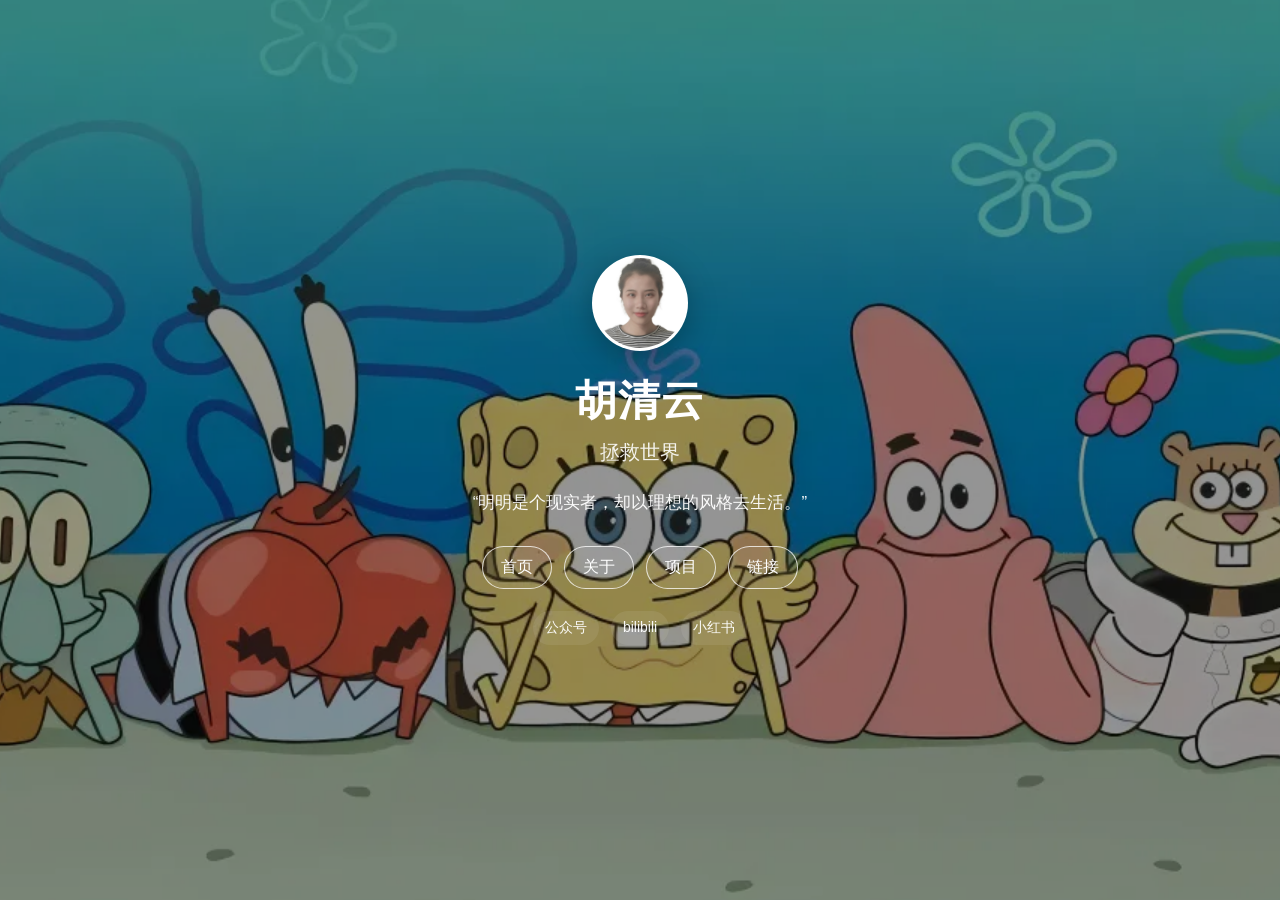
<file: index.html>
<!DOCTYPE html>
<html lang="zh-CN">
<head>
  <meta charset="UTF-8" />
  <meta name="viewport" content="width=device-width, initial-scale=1.0" />
  <title>我的个人主页</title>
  <meta name="description" content="一个简洁的个人主页，支持随机背景图和随机文案。" />
  <link rel="stylesheet" href="./css/style.css" />
</head>
<body class="home-page">
  <div id="bg-layer" class="bg-layer"></div>
  <div class="overlay"></div>

  <main class="hero">
    <div class="hero-content">
      <img id="site-logo" class="logo" src="./assets/logo.png" alt="logo" />

      <h1 id="site-title" class="site-title">Your Name</h1>
      <p id="site-subtitle" class="site-subtitle">Code Create Life</p>

      <div class="quote-box">
        <p id="random-quote" class="random-quote">正在加载随机文案...</p>
      </div>

      <nav id="nav-links" class="nav-links"></nav>
      <div id="social-links" class="social-links"></div>
    </div>
  </main>

  <script src="./js/main.js"></script>
</body>
</html>
</file>
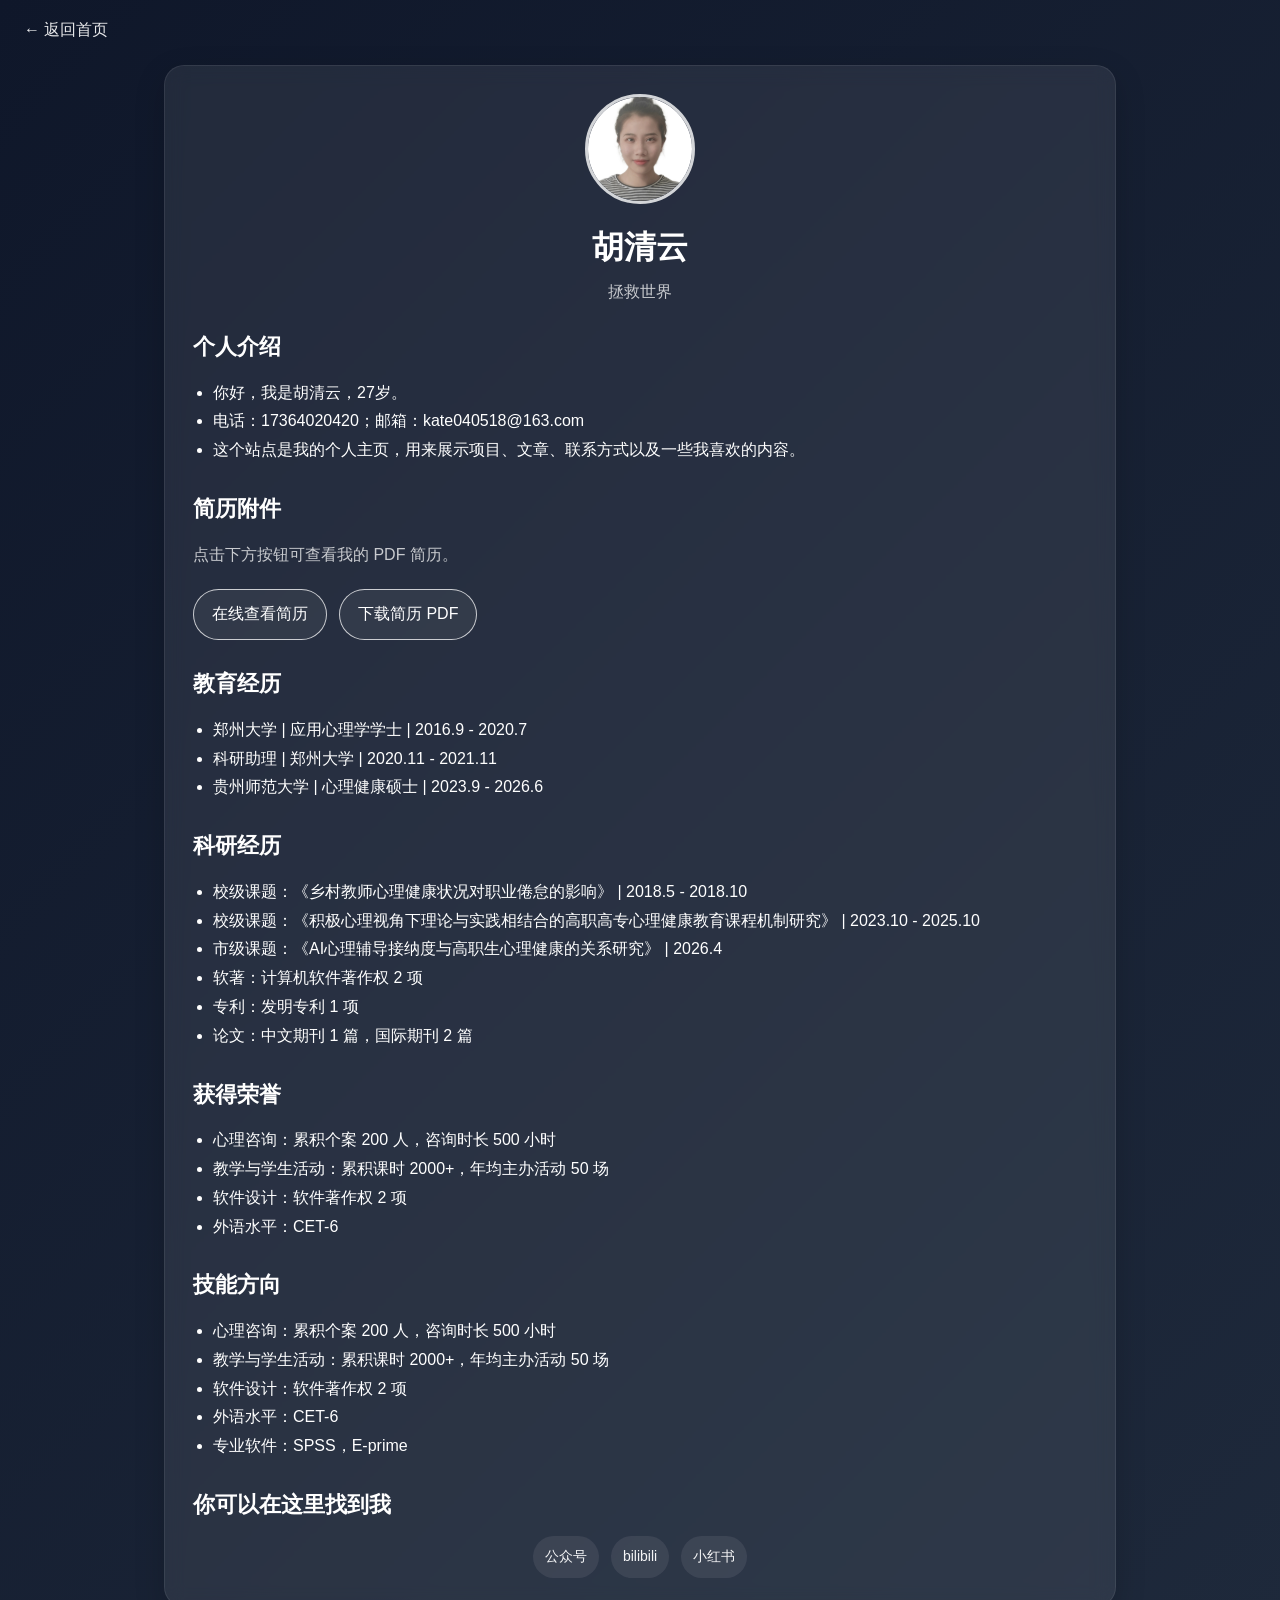
<file: about.html>
<!DOCTYPE html>
<html lang="zh-CN">
<head>
  <meta charset="UTF-8" />
  <meta name="viewport" content="width=device-width, initial-scale=1.0" />
  <title>关于我</title>
  <link rel="stylesheet" href="./css/style.css" />
</head>
<body class="sub-page">
  <header class="page-header">
    <a href="./index.html" class="back-home">← 返回首页</a>
  </header>

  <main class="page-container">
    <section class="card about-card">
      <img src="./assets/logo.png" alt="avatar" class="avatar" />
      <h1 id="about-name">关于我</h1>
      <p id="about-subtitle" class="muted"></p>

      <div class="content-block">
        <h2>个人介绍</h2>
        <ul>
          <li>你好，我是胡清云，27岁。</li>
          <li>电话：17364020420；邮箱：kate040518@163.com</li>
          <li>这个站点是我的个人主页，用来展示项目、文章、联系方式以及一些我喜欢的内容。</li>
        </ul>
      </div>

      <div class="content-block">
        <h2>简历附件</h2>
        <p class="muted">点击下方按钮可查看我的 PDF 简历。</p>
        <div class="resume-links">
            <a href="./assets/resume.pdf" target="_blank" class="nav-btn">在线查看简历</a>
            <a href="./assets/resume.pdf" download class="nav-btn">下载简历 PDF</a>
        </div>
      </div>

      <div class="content-block">
        <h2>教育经历</h2>
        <ul>
          <li>郑州大学 | 应用心理学学士 | 2016.9 - 2020.7</li>
          <li>科研助理 | 郑州大学 | 2020.11 - 2021.11</li>
          <li>贵州师范大学 | 心理健康硕士 | 2023.9 - 2026.6</li>
        </ul>
      </div>

      <div class="content-block">
        <h2>科研经历</h2>
        <ul>
          <li>校级课题：《乡村教师心理健康状况对职业倦怠的影响》 | 2018.5 - 2018.10</li>
          <li>校级课题：《积极心理视角下理论与实践相结合的高职高专心理健康教育课程机制研究》 | 2023.10 - 2025.10</li>
          <li>市级课题：《AI心理辅导接纳度与高职生心理健康的关系研究》 | 2026.4</li>
          <li>软著：计算机软件著作权 2 项</li>
          <li>专利：发明专利 1 项</li>
          <li>论文：中文期刊 1 篇，国际期刊 2 篇</li>
        </ul>
      </div>

      <div class="content-block">
        <h2>获得荣誉</h2>
        <ul>
          <li>心理咨询：累积个案 200 人，咨询时长 500 小时</li>
          <li>教学与学生活动：累积课时 2000+，年均主办活动 50 场</li>
          <li>软件设计：软件著作权 2 项</li>
          <li>外语水平：CET-6</li>
        </ul>
      </div>

      <div class="content-block">
        <h2>技能方向</h2>
        <ul>
          <li>心理咨询：累积个案 200 人，咨询时长 500 小时</li>
          <li>教学与学生活动：累积课时 2000+，年均主办活动 50 场</li>
          <li>软件设计：软件著作权 2 项</li>
          <li>外语水平：CET-6</li>
          <li>专业软件：SPSS，E-prime</li>
        </ul>
      </div>

      <div class="content-block">
        <h2>你可以在这里找到我</h2>
        <div id="about-social-links" class="social-links"></div>
      </div>
    </section>
  </main>

  <script src="./js/about.js"></script>
</body>
</html>
</file>
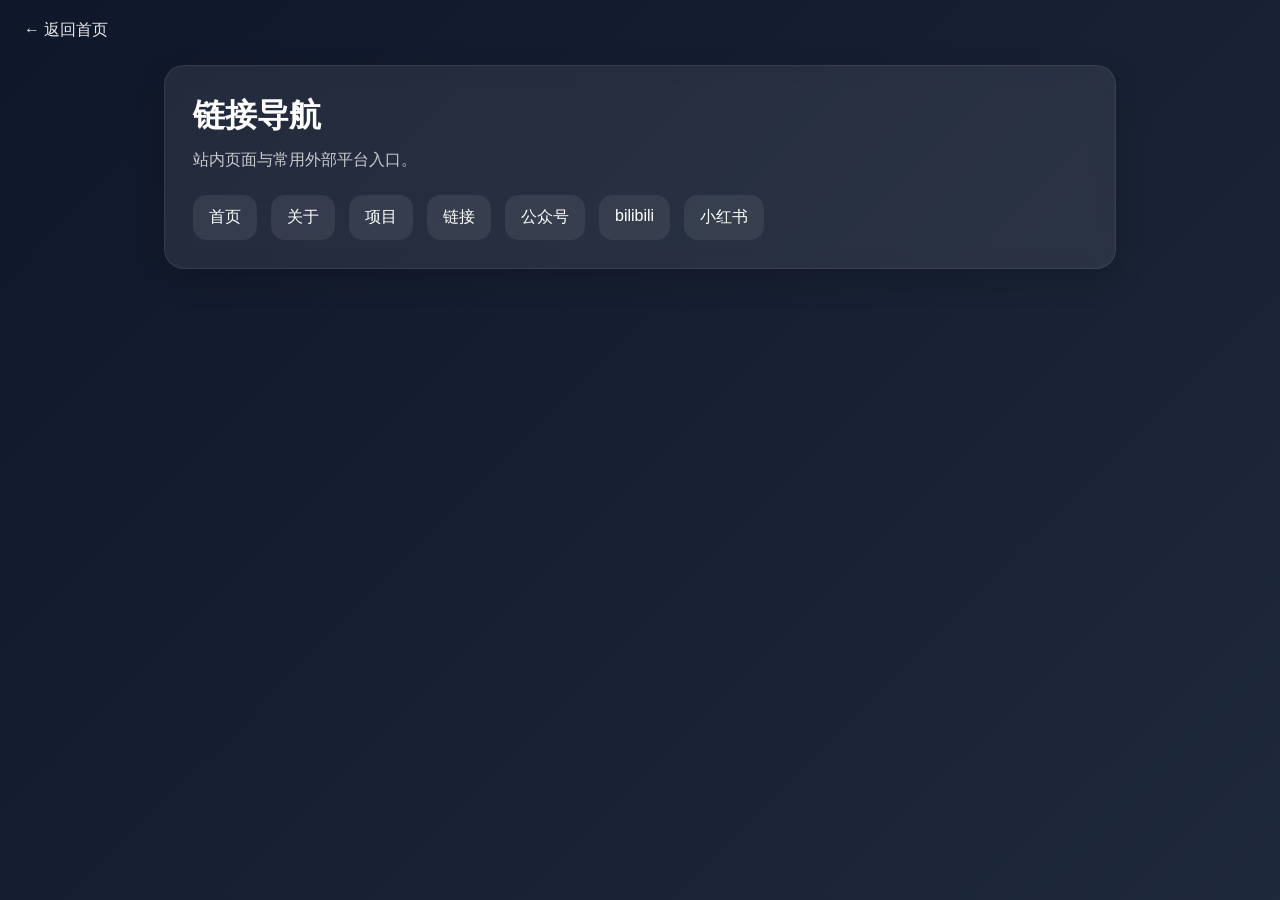
<file: links.html>
<!DOCTYPE html>
<html lang="zh-CN">
<head>
  <meta charset="UTF-8" />
  <meta name="viewport" content="width=device-width, initial-scale=1.0" />
  <title>链接导航</title>
  <link rel="stylesheet" href="./css/style.css" />
</head>
<body class="sub-page">
  <header class="page-header">
    <a href="./index.html" class="back-home">← 返回首页</a>
  </header>

  <main class="page-container">
    <section class="card">
      <h1>链接导航</h1>
      <p class="muted">站内页面与常用外部平台入口。</p>
      <div id="links-page-list" class="links-page-list"></div>
    </section>
  </main>

  <script src="./js/about.js"></script>
</body>
</html>
</file>
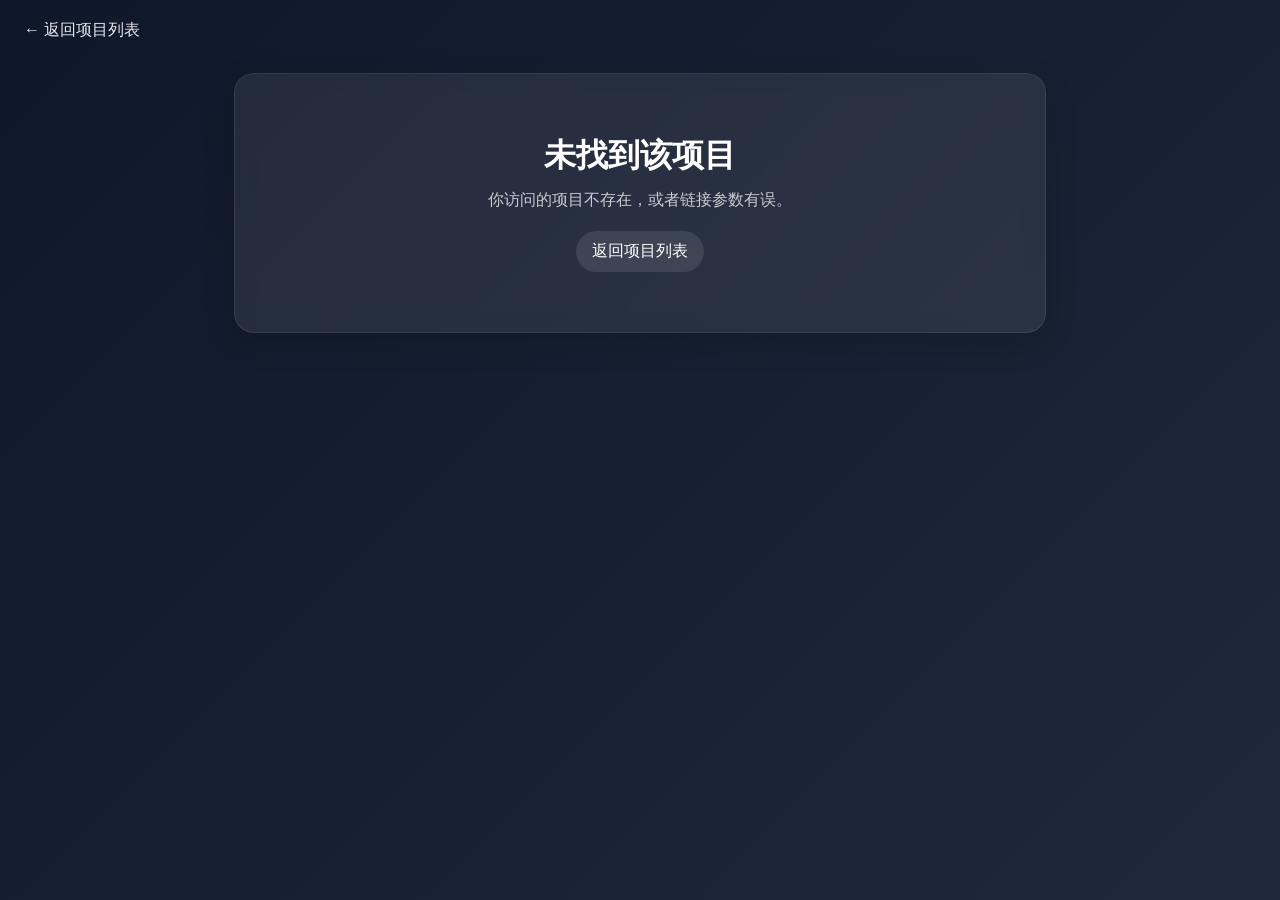
<file: project-detail.html>
<!DOCTYPE html>
<html lang="zh-CN">
<head>
  <meta charset="UTF-8" />
  <meta name="viewport" content="width=device-width, initial-scale=1.0" />
  <title>项目详情</title>
  <link rel="stylesheet" href="./css/style.css" />
</head>
<body class="sub-page">
  <header class="page-header article-header">
    <a href="./projects.html" class="back-home">← 返回项目列表</a>
  </header>

  <main class="page-container narrow-container">
    <section id="project-detail" class="card detail-card"></section>
  </main>

  <script src="./js1/projects-data.js"></script>
  <script src="./js1/project-detail.js"></script>
</body>
</html>
</file>
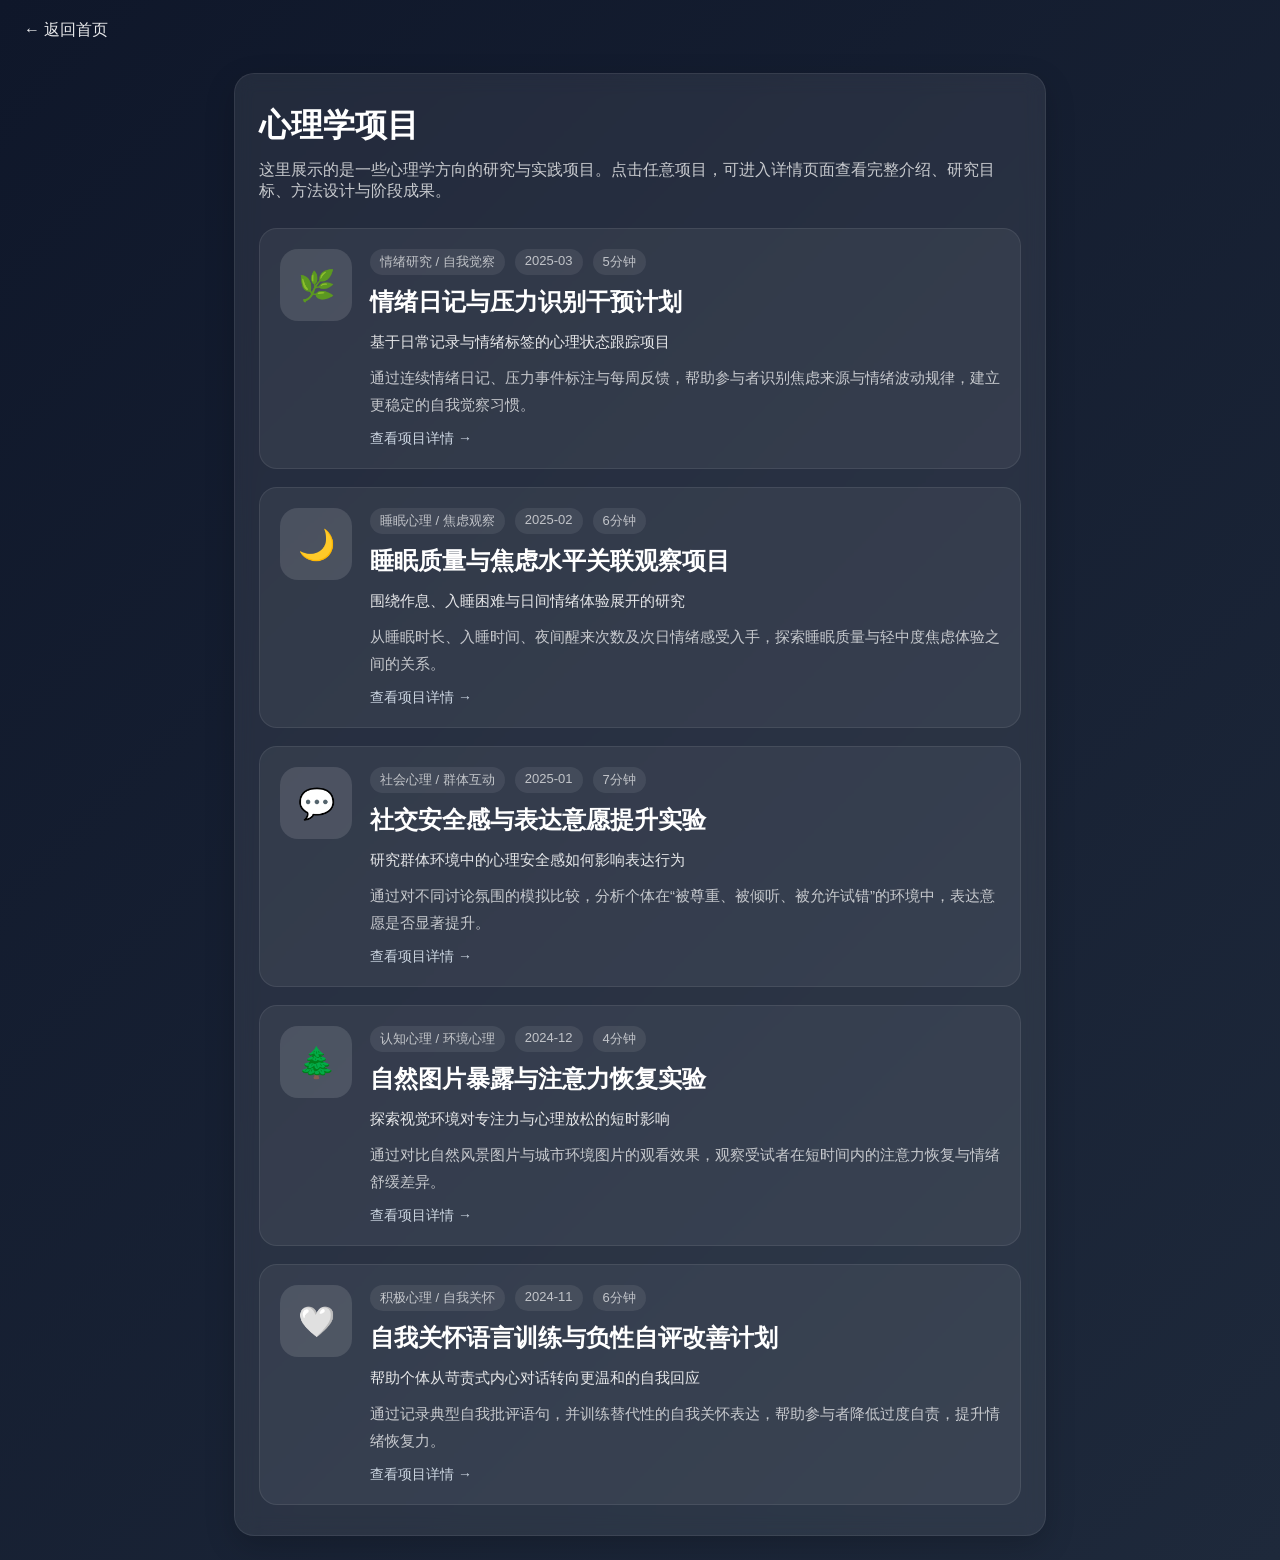
<file: projects.html>
<!DOCTYPE html>
<html lang="zh-CN">
<head>
  <meta charset="UTF-8" />
  <meta name="viewport" content="width=device-width, initial-scale=1.0" />
  <title>心理学项目</title>
  <link rel="stylesheet" href="./css/style.css" />
</head>
<body class="sub-page">
  <header class="page-header article-header">
    <a href="./index.html" class="back-home">← 返回首页</a>
  </header>

  <main class="page-container narrow-container">
    <section class="card article-list-wrapper">
      <div class="page-intro">
        <h1>心理学项目</h1>
        <p class="muted">
          这里展示的是一些心理学方向的研究与实践项目。点击任意项目，可进入详情页面查看完整介绍、研究目标、方法设计与阶段成果。
        </p>
      </div>

      <div id="projects-list" class="article-list"></div>
    </section>
  </main>

  <script src="./js1/projects-data.js"></script>
  <script src="./js1/projects.js"></script>
</body>
</html>
</file>
<file: css/style.css>
* {
  box-sizing: border-box;
  margin: 0;
  padding: 0;
}

html, body {
  width: 100%;
  min-height: 100%;
  font-family: "Segoe UI", "PingFang SC", "Microsoft YaHei", sans-serif;
  color: #fff;
  background: #0f172a;
}

a {
  text-decoration: none;
  color: inherit;
}

ul {
  padding-left: 20px;
}

.home-page {
  position: relative;
  min-height: 100vh;
  overflow: hidden;
}

.bg-layer {
  position: fixed;
  inset: 0;
  background-size: cover;
  background-position: center;
  background-repeat: no-repeat;
  transform: scale(1.03);
  transition: background-image 0.6s ease;
  z-index: 0;
}

.overlay {
  position: fixed;
  inset: 0;
  background: rgba(0, 0, 0, 0.42);
  z-index: 1;
}

.hero {
  position: relative;
  z-index: 2;
  min-height: 100vh;
  display: flex;
  align-items: center;
  justify-content: center;
  padding: 24px;
  text-align: center;
}

.hero-content {
  max-width: 760px;
}

.logo {
  width: 96px;
  height: 96px;
  border-radius: 50%;
  object-fit: cover;
  border: 3px solid rgba(255, 255, 255, 0.85);
  box-shadow: 0 8px 30px rgba(0, 0, 0, 0.28);
  margin-bottom: 18px;
  background: #fff;
}

.site-title {
  font-size: 42px;
  font-weight: 700;
  margin-bottom: 10px;
  letter-spacing: 1px;
}

.site-subtitle {
  font-size: 20px;
  color: rgba(255, 255, 255, 0.9);
  margin-bottom: 22px;
}

.quote-box {
  margin-bottom: 28px;
  padding: 0 12px;
}

.random-quote {
  font-size: 17px;
  line-height: 1.8;
  color: rgba(255, 255, 255, 0.95);
}

.nav-links {
  display: flex;
  flex-wrap: wrap;
  gap: 12px;
  justify-content: center;
  margin-bottom: 22px;
}

.nav-btn {
  display: inline-block;
  padding: 10px 18px;
  border: 1px solid rgba(255, 255, 255, 0.75);
  border-radius: 999px;
  color: #fff;
  transition: all 0.25s ease;
  background: rgba(255, 255, 255, 0.06);
}

.nav-btn:hover {
  background: rgba(255, 255, 255, 0.18);
  transform: translateY(-1px);
}

.social-links {
  display: flex;
  flex-wrap: wrap;
  gap: 12px;
  justify-content: center;
}

.social-link {
  padding: 8px 12px;
  border-radius: 999px;
  background: rgba(255, 255, 255, 0.08);
  color: rgba(255, 255, 255, 0.95);
  font-size: 14px;
  transition: 0.25s ease;
}

.social-link:hover {
  background: rgba(255, 255, 255, 0.18);
}

.sub-page {
  background: linear-gradient(135deg, #0f172a, #1e293b);
  min-height: 100vh;
  color: #fff;
}

.page-header {
  padding: 20px 24px 0;
}

.back-home {
  display: inline-block;
  color: rgba(255, 255, 255, 0.9);
}

.page-container {
  max-width: 1000px;
  margin: 0 auto;
  padding: 24px;
}

.card {
  background: rgba(255, 255, 255, 0.08);
  backdrop-filter: blur(10px);
  border: 1px solid rgba(255, 255, 255, 0.08);
  border-radius: 20px;
  padding: 28px;
  box-shadow: 0 10px 30px rgba(0, 0, 0, 0.18);
}

.center-card {
  text-align: center;
}

.about-card {
  text-align: center;
}

.avatar {
  width: 110px;
  height: 110px;
  border-radius: 50%;
  object-fit: cover;
  margin-bottom: 18px;
  border: 3px solid rgba(255, 255, 255, 0.8);
}

h1 {
  margin-bottom: 12px;
  font-size: 32px;
}

h2 {
  margin-bottom: 12px;
  font-size: 22px;
}

.muted {
  color: rgba(255, 255, 255, 0.75);
  margin-bottom: 20px;
}

.content-block {
  text-align: left;
  margin-top: 24px;
  line-height: 1.8;
}

.projects-grid {
  display: grid;
  grid-template-columns: repeat(auto-fit, minmax(240px, 1fr));
  gap: 18px;
  margin-top: 24px;
}

.project-card {
  padding: 18px;
  border-radius: 16px;
  background: rgba(255, 255, 255, 0.06);
  border: 1px solid rgba(255, 255, 255, 0.08);
}

.project-card h3 {
  margin-bottom: 10px;
}

.project-card p {
  color: rgba(255, 255, 255, 0.8);
  line-height: 1.7;
  margin-bottom: 12px;
}

.project-links {
  display: flex;
  gap: 10px;
  flex-wrap: wrap;
}

.project-link {
  font-size: 14px;
  padding: 8px 12px;
  border-radius: 999px;
  background: rgba(255, 255, 255, 0.12);
}

.links-page-list {
  display: flex;
  flex-wrap: wrap;
  gap: 14px;
  margin-top: 24px;
}

.link-card {
  display: inline-block;
  padding: 12px 16px;
  border-radius: 14px;
  background: rgba(255, 255, 255, 0.08);
  transition: 0.25s ease;
}

.link-card:hover {
  background: rgba(255, 255, 255, 0.14);
}

@media (max-width: 768px) {
  .site-title {
    font-size: 32px;
  }

  .site-subtitle {
    font-size: 17px;
  }

  .random-quote {
    font-size: 15px;
  }

  .logo {
    width: 84px;
    height: 84px;
  }

  .card {
    padding: 22px;
  }
}
/* 项目列表页优化 */
.narrow-container {
  max-width: 860px;
}

.article-header {
  padding-bottom: 8px;
}

.article-list-wrapper {
  padding: 30px 24px;
}

.page-intro {
  margin-bottom: 26px;
}

.article-list {
  display: flex;
  flex-direction: column;
  gap: 18px;
}

/* 像公众号摘要一样的项目条目 */
.article-item {
  display: flex;
  gap: 18px;
  align-items: flex-start;
  padding: 20px;
  border-radius: 18px;
  background: rgba(255, 255, 255, 0.06);
  border: 1px solid rgba(255, 255, 255, 0.08);
  transition: all 0.25s ease;
}

.article-item:hover {
  background: rgba(255, 255, 255, 0.10);
  transform: translateY(-2px);
  box-shadow: 0 12px 24px rgba(0, 0, 0, 0.18);
}

.article-cover {
  flex-shrink: 0;
  width: 72px;
  height: 72px;
  border-radius: 18px;
  background: rgba(255, 255, 255, 0.12);
  display: flex;
  align-items: center;
  justify-content: center;
  font-size: 30px;
}

.article-content {
  flex: 1;
  min-width: 0;
}

.article-meta {
  display: flex;
  flex-wrap: wrap;
  gap: 10px;
  margin-bottom: 10px;
  font-size: 13px;
  color: rgba(255, 255, 255, 0.68);
}

.article-category,
.article-date,
.article-readtime {
  padding: 4px 10px;
  border-radius: 999px;
  background: rgba(255, 255, 255, 0.08);
}

.article-title {
  margin-bottom: 10px;
  font-size: 24px;
  line-height: 1.4;
}

.article-subtitle {
  font-size: 15px;
  color: rgba(255, 255, 255, 0.88);
  margin-bottom: 10px;
  line-height: 1.7;
}

.article-summary {
  font-size: 15px;
  color: rgba(255, 255, 255, 0.72);
  line-height: 1.8;
  margin-bottom: 12px;
}

.article-more {
  color: #cbd5e1;
  font-size: 14px;
}

/* 详情页 */
.detail-card {
  padding: 30px;
}

.detail-top {
  display: flex;
  gap: 20px;
  align-items: flex-start;
  margin-bottom: 24px;
}

.detail-cover {
  width: 88px;
  height: 88px;
  border-radius: 22px;
  background: rgba(255, 255, 255, 0.12);
  display: flex;
  align-items: center;
  justify-content: center;
  font-size: 38px;
  flex-shrink: 0;
}

.detail-head {
  flex: 1;
}

.detail-title {
  margin-bottom: 10px;
  font-size: 32px;
  line-height: 1.35;
}

.detail-subtitle {
  font-size: 17px;
  color: rgba(255, 255, 255, 0.82);
  line-height: 1.8;
}

.detail-summary-box {
  margin: 24px 0;
  padding: 18px 20px;
  border-radius: 16px;
  background: rgba(255, 255, 255, 0.06);
  line-height: 1.8;
}

.detail-summary-box strong {
  display: block;
  margin-bottom: 8px;
}

.detail-content {
  line-height: 1.9;
  color: rgba(255, 255, 255, 0.9);
}

.detail-content h2 {
  margin-top: 28px;
  margin-bottom: 12px;
  font-size: 22px;
}

.detail-content p {
  margin-bottom: 14px;
}

.detail-content ul {
  margin-bottom: 16px;
}

.detail-content li {
  margin-bottom: 8px;
}

.detail-footer {
  margin-top: 32px;
}

.detail-back-btn {
  display: inline-block;
  padding: 10px 16px;
  border-radius: 999px;
  background: rgba(255, 255, 255, 0.10);
  color: #fff;
}

.detail-empty {
  text-align: center;
  padding: 30px 10px;
}

@media (max-width: 768px) {
  .article-item {
    padding: 16px;
    gap: 14px;
  }

  .article-cover {
    width: 58px;
    height: 58px;
    font-size: 24px;
    border-radius: 14px;
  }

  .article-title {
    font-size: 20px;
  }

  .detail-top {
    flex-direction: column;
  }

  .detail-cover {
    width: 72px;
    height: 72px;
    font-size: 30px;
  }

  .detail-title {
    font-size: 26px;
  }

  .detail-card {
    padding: 22px;
  }
}
.resume-links {
  display: flex;
  flex-wrap: wrap;
  gap: 12px;
  margin-top: 12px;
}
</file>
